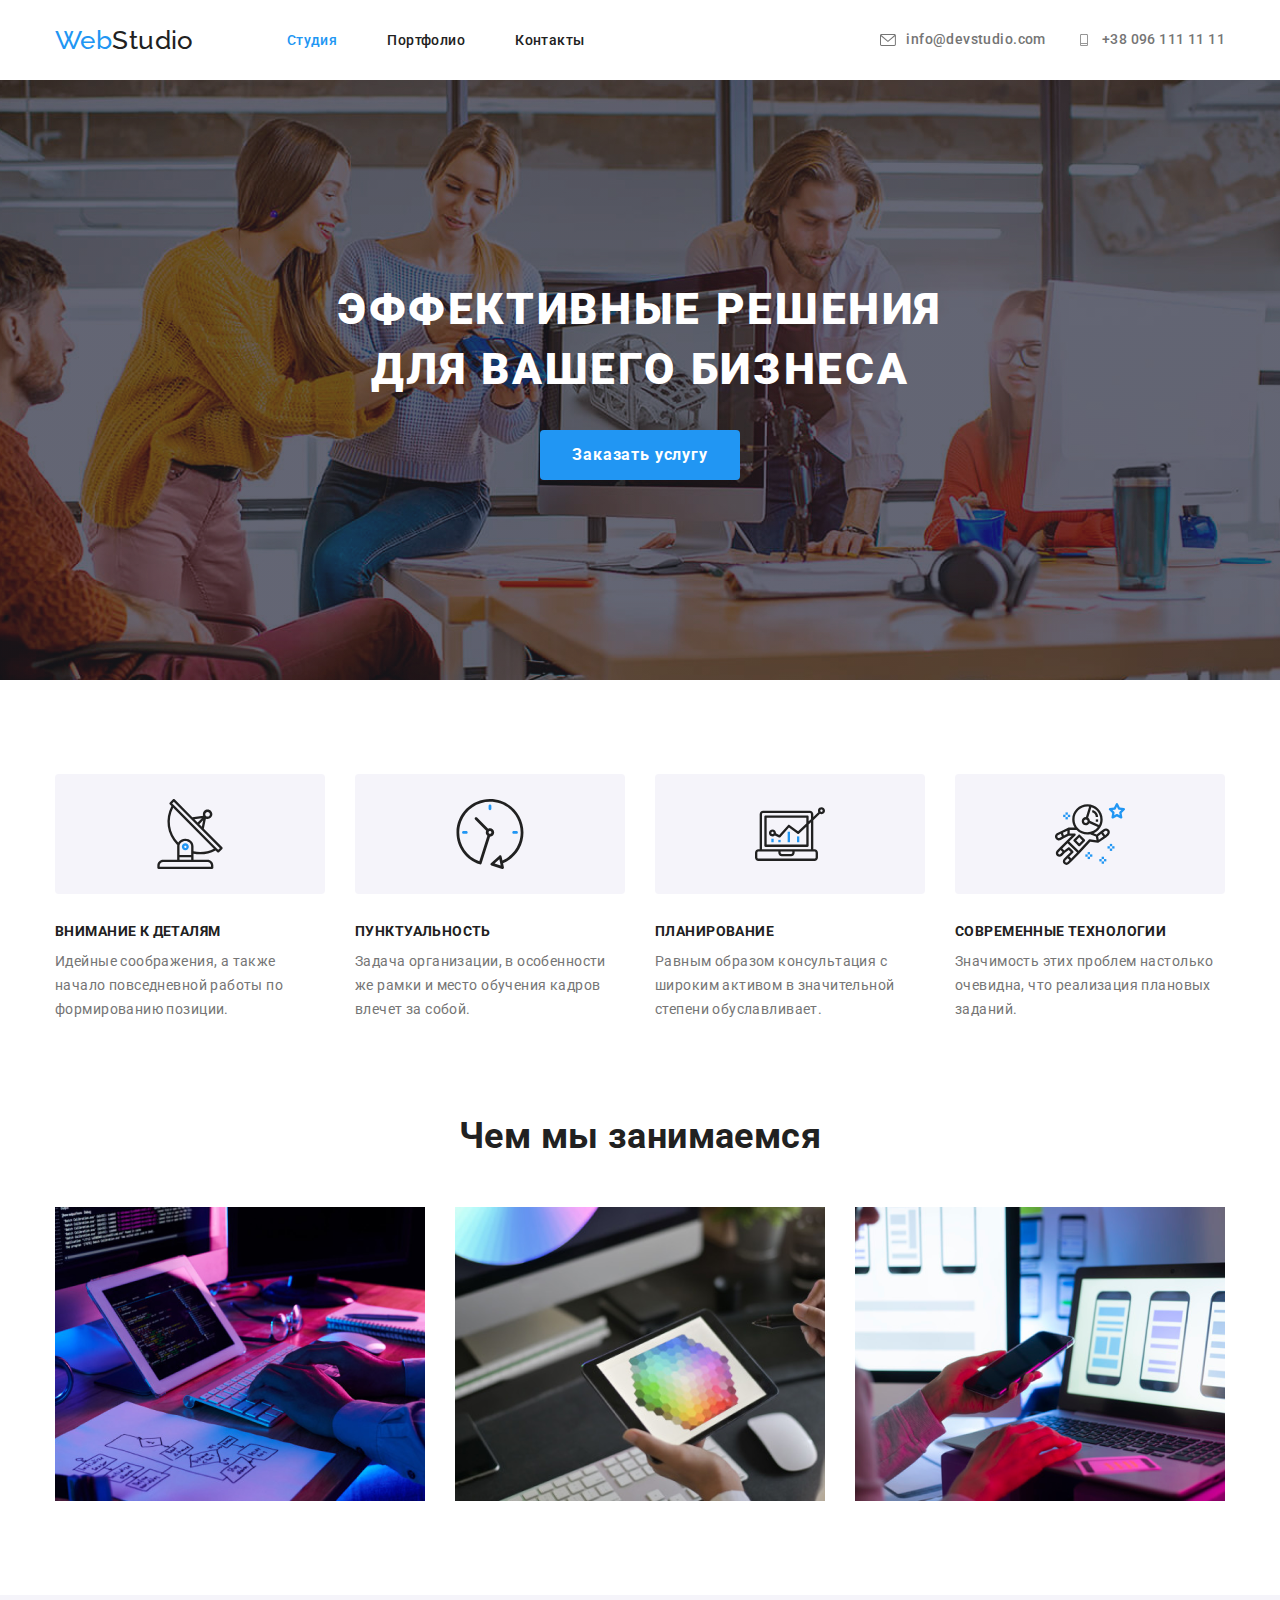
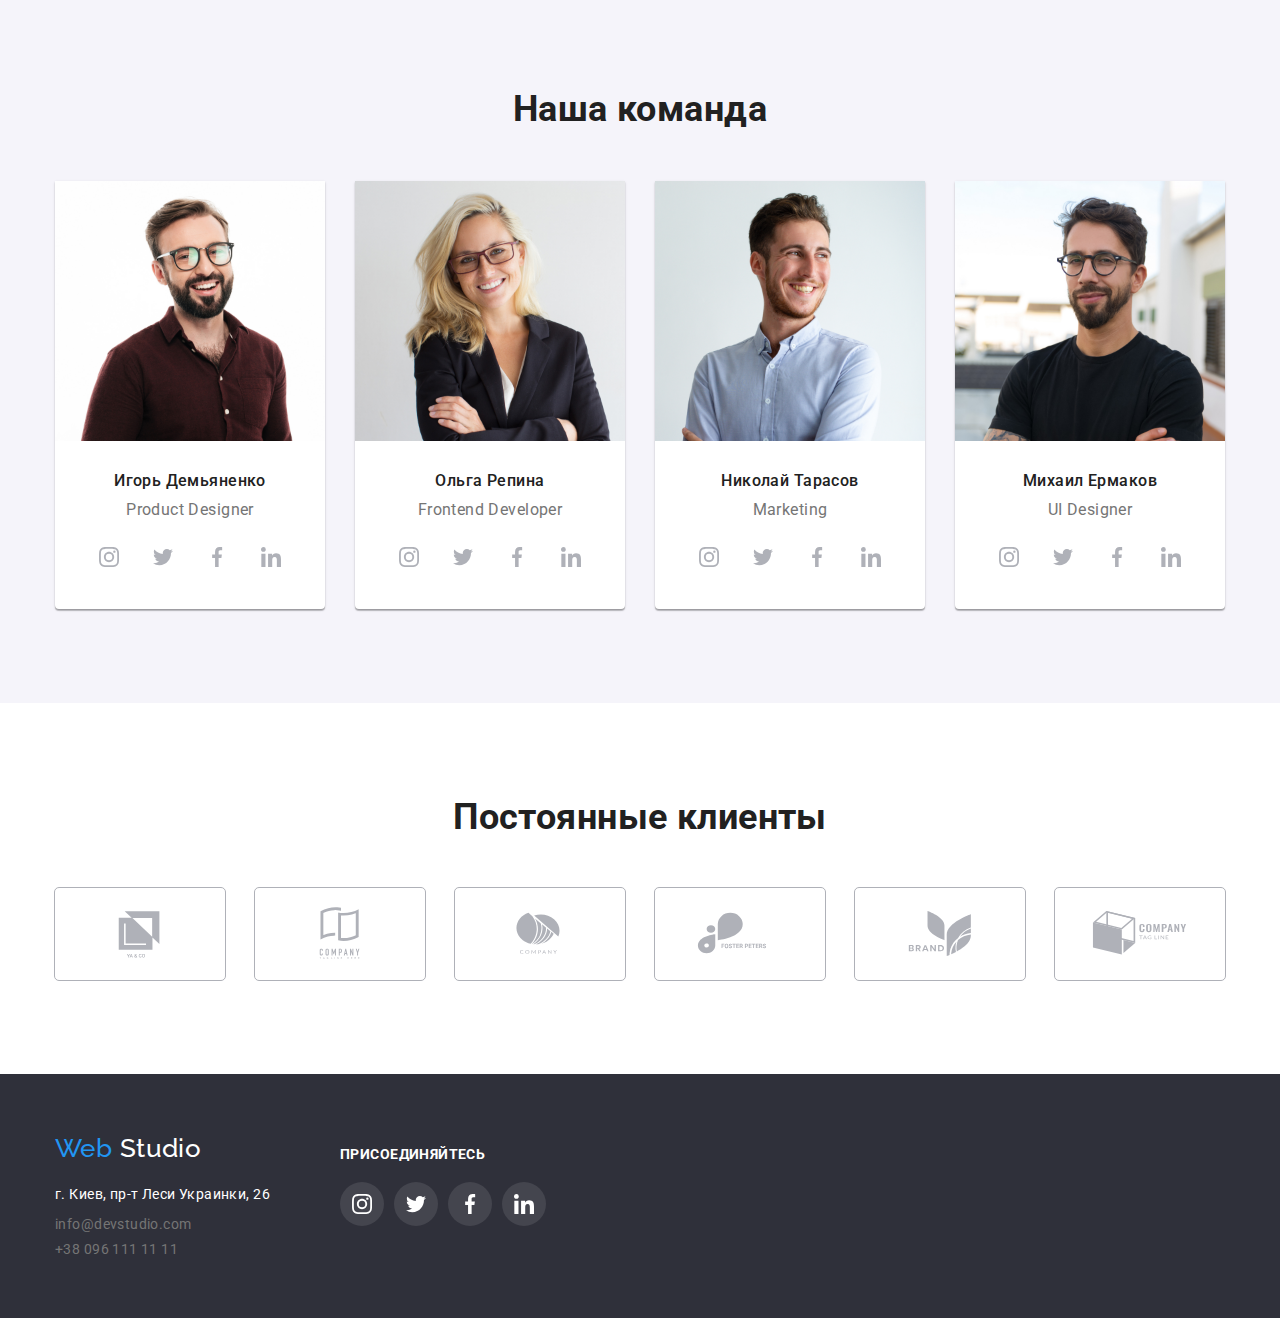
<file: index.html>
<!DOCTYPE html>
<html lang="ru">
  <head>
    <meta charset="UTF-8" />
    <meta http-equiv="X-UA-Compatible" content="IE=edge" />
    <meta name="viewport" content="width=device-width, initial-scale=1.0" />
    <title>Студія</title>
    <link rel="preconnect" href="https://fonts.googleapis.com" />
    <link rel="preconnect" href="https://fonts.gstatic.com" crossorigin />
    <link
      href="https://fonts.googleapis.com/css2?family=Raleway:wght@700&family=Roboto:wght@400;500;700;900&display=swap"
      rel="stylesheet"
    />
    <link
      rel="stylesheet"
      href="https://cdnjs.cloudflare.com/ajax/libs/modern-normalize/1.1.0/modern-normalize.min.css"
    />
    <link rel="stylesheet" href="./css/stales.css" />
  </head>

  <body>
    <!--HEADER-->

    <header class="">
      <div class="container header-contact">
        <nav class="header-contact">
          <a class="text-note fonts" href="./index.html">
            <span class="color-logo">Web</span>Studio</a
          >
          <ul class="header-list">
            <li class="item">
              <a class="text-note current" href="./index.html">Студия</a>
            </li>
            <li class="item">
              <a class="text-note portfolio" href="./portfolio.html"
                >Портфолио</a
              >
            </li>
            <li class="item">
              <a class="text-note text-contact" href="#">Контакты</a>
            </li>
          </ul>
        </nav>
        <ul class="content-list list">
          <li class="item-contact-header">
            <a
              class="text-note contact-header email"
              href="mailto:info@devstudio.com"
            >
              <svg class="icon-email" width="16" height="12">
                <use
                  class="icon-use"
                  href="./img/symbol-defs.svg#email"
                ></use></svg
              >info@devstudio.com</a
            >
          </li>
          <li class="item-contact-header">
            <a class="text-note contact-header tel" href="tel:+380961111111"
              ><svg class="icon-email" width="16" height="12">
                <use
                  class="icon-use"
                  href="./img/symbol-defs.svg#tel"
                ></use></svg
              >+38 096 111 11 11</a
            >
          </li>
        </ul>
      </div>
    </header>

    <!--Main content-->

    <main>
      <section class="hero">
        <div class="container">
          <h1 class="hero-h">Эффективные решения для вашего бизнеса</h1>
          <button class="button" type="button">
            <span class="button-text">Заказать услугу</span>
          </button>
        </div>
      </section>

      <section class="features section">
        <div class="container">
          <h2 class="section-two">Особенности</h2>
          <ul class="list">
            <li class="item-main-features antenna">
              <h3 class="headline">Внимание к деталям</h3>
              <p class="features-text">
                Идейные соображения, а также начало повседневной работы по
                формированию позиции.
              </p>
            </li>
            <li class="item-main-features clock">
              <h3 class="headline">Пунктуальность</h3>
              <p class="features-text">
                Задача организации, в особенности же рамки и место обучения
                кадров влечет за собой.
              </p>
            </li>
            <li class="item-main-features diagram">
              <h3 class="headline">Планирование</h3>
              <p class="features-text">
                Равным образом консультация с широким активом в значительной
                степени обуславливает.
              </p>
            </li>
            <li class="item-main-features astronaut">
              <h3 class="headline">Современные технологии</h3>
              <p class="features-text">
                Значимость этих проблем настолько очевидна, что реализация
                плановых заданий.
              </p>
            </li>
          </ul>
        </div>
      </section>

      <section class="section section-work">
        <div class="container">
          <h2 class="caption">Чем мы занимаемся</h2>
          <ul class="list">
            <li class="item-main">
              <img src="img/box1.jpg" alt="Написання сайту" width="370" />
            </li>
            <li class="item-main">
              <img
                src="img/img(1).jpg"
                alt="Адаптація його до різний пристроїв"
                width="370"
              />
            </li>
            <li class="item-main">
              <img src="img/img.jpg" alt="Створення дизайну" width="370" />
            </li>
          </ul>
        </div>
      </section>

      <section class="comand section">
        <div class="container">
          <h2 class="caption">Наша команда</h2>
          <ul class="list">
            <li class="comand item-main">
              <img
                class="worker"
                src="img/Comand/img.jpg"
                alt="Ігорь Демьяненко"
                width="270"
              />

              <h3 class="subject">Игорь Демьяненко</h3>
              <p class="subtitle">Product Designer</p>
              <ul class="list-comand">
                <li class="item-icon-comand">
                  <a
                    class="icon-comand"
                    href=""
                    target="_blank"
                    rel="noopener noreferrer"
                    aria-label="inctagram"
                  >
                    <svg class="icon-comand-media" width="20" height="20">
                      <use href="./img/symbol-defs.svg#instagram"></use>
                    </svg>
                  </a>
                </li>
                <li class="item-icon-comand">
                  <a
                    class="icon-comand"
                    href=""
                    target="_blank"
                    rel="noopener noreferrer"
                    aria-label="inctagram"
                  >
                    <svg class="icon-comand-media" width="20" height="20">
                      <use href="./img/symbol-defs.svg#twitter"></use>
                    </svg>
                  </a>
                </li>
                <li class="item-icon-comand">
                  <a
                    class="icon-comand"
                    href=""
                    target="_blank"
                    rel="noopener noreferrer"
                    aria-label="inctagram"
                  >
                    <svg width="20" height="20">
                      <use
                        class="icon-comand-media"
                        href="./img/symbol-defs.svg#facebook"
                      ></use>
                    </svg>
                  </a>
                </li>
                <li class="item-icon-comand">
                  <a
                    class="icon-comand"
                    href=""
                    target="_blank"
                    rel="noopener noreferrer"
                    aria-label="inctagram"
                  >
                    <svg width="20" height="20">
                      <use
                        class="icon-comand-media"
                        href="./img/symbol-defs.svg#linkedin"
                      ></use>
                    </svg>
                  </a>
                </li>
              </ul>
            </li>

            <li class="comand item-main">
              <img
                class="worker"
                src="img/Comand/img(1).jpg"
                alt="Ольга Репина"
                width="270"
              />
              <h3 class="subject">Ольга Репина</h3>
              <p class="subtitle">Frontend Developer</p>
              <ul class="list-comand">
                <li class="item-icon-comand">
                  <a
                    class="icon-comand"
                    href=""
                    target="_blank"
                    rel="noopener noreferrer"
                    aria-label="inctagram"
                  >
                    <svg class="icon-comand-media" width="20" height="20">
                      <use href="./img/symbol-defs.svg#instagram"></use>
                    </svg>
                  </a>
                </li>
                <li class="item-icon-comand">
                  <a
                    class="icon-comand"
                    href=""
                    target="_blank"
                    rel="noopener noreferrer"
                    aria-label="inctagram"
                  >
                    <svg class="icon-comand-media" width="20" height="20">
                      <use href="./img/symbol-defs.svg#twitter"></use>
                    </svg>
                  </a>
                </li>
                <li class="item-icon-comand">
                  <a
                    class="icon-comand"
                    href=""
                    target="_blank"
                    rel="noopener noreferrer"
                    aria-label="inctagram"
                  >
                    <svg width="20" height="20">
                      <use
                        class="icon-comand-media"
                        href="./img/symbol-defs.svg#facebook"
                      ></use>
                    </svg>
                  </a>
                </li>
                <li class="item-icon-comand">
                  <a
                    class="icon-comand"
                    href=""
                    target="_blank"
                    rel="noopener noreferrer"
                    aria-label="inctagram"
                  >
                    <svg width="20" height="20">
                      <use
                        class="icon-comand-media"
                        href="./img/symbol-defs.svg#linkedin"
                      ></use>
                    </svg>
                  </a>
                </li>
              </ul>
            </li>
            <li class="comand item-main">
              <img
                class="worker"
                src="img/Comand/img(2).jpg"
                alt="Николай Тарасов"
                width="270"
              />
              <h3 class="subject">Николай Тарасов</h3>
              <p class="subtitle">Marketing</p>
              <ul class="list-comand">
                <li class="item-icon-comand">
                  <a
                    class="icon-comand"
                    href=""
                    target="_blank"
                    rel="noopener noreferrer"
                    aria-label="inctagram"
                  >
                    <svg class="icon-comand-media" width="20" height="20">
                      <use href="./img/symbol-defs.svg#instagram"></use>
                    </svg>
                  </a>
                </li>
                <li class="item-icon-comand">
                  <a
                    class="icon-comand"
                    href=""
                    target="_blank"
                    rel="noopener noreferrer"
                    aria-label="inctagram"
                  >
                    <svg class="icon-comand-media" width="20" height="20">
                      <use href="./img/symbol-defs.svg#twitter"></use>
                    </svg>
                  </a>
                </li>
                <li class="item-icon-comand">
                  <a
                    class="icon-comand"
                    href=""
                    target="_blank"
                    rel="noopener noreferrer"
                    aria-label="inctagram"
                  >
                    <svg width="20" height="20">
                      <use
                        class="icon-comand-media"
                        href="./img/symbol-defs.svg#facebook"
                      ></use>
                    </svg>
                  </a>
                </li>
                <li class="item-icon-comand">
                  <a
                    class="icon-comand"
                    href=""
                    target="_blank"
                    rel="noopener noreferrer"
                    aria-label="inctagram"
                  >
                    <svg width="20" height="20">
                      <use
                        class="icon-comand-media"
                        href="./img/symbol-defs.svg#linkedin"
                      ></use>
                    </svg>
                  </a>
                </li>
              </ul>
            </li>
            <li class="comand item-main">
              <img
                class="worker"
                src="img/Comand/img(3).jpg"
                alt="Михаил Ермаков"
                width="270"
              />
              <h3 class="subject">Михаил Ермаков</h3>
              <p class="subtitle">UI Designer</p>
              <ul class="list-comand">
                <li class="item-icon-comand">
                  <a
                    class="icon-comand"
                    href=""
                    target="_blank"
                    rel="noopener noreferrer"
                    aria-label="inctagram"
                  >
                    <svg class="icon-comand-media" width="20" height="20">
                      <use href="./img/symbol-defs.svg#instagram"></use>
                    </svg>
                  </a>
                </li>
                <li class="item-icon-comand">
                  <a
                    class="icon-comand"
                    href=""
                    target="_blank"
                    rel="noopener noreferrer"
                    aria-label="inctagram"
                  >
                    <svg class="icon-comand-media" width="20" height="20">
                      <use href="./img/symbol-defs.svg#twitter"></use>
                    </svg>
                  </a>
                </li>
                <li class="item-icon-comand">
                  <a
                    class="icon-comand"
                    href=""
                    target="_blank"
                    rel="noopener noreferrer"
                    aria-label="inctagram"
                  >
                    <svg width="20" height="20">
                      <use
                        class="icon-comand-media"
                        href="./img/symbol-defs.svg#facebook"
                      ></use>
                    </svg>
                  </a>
                </li>
                <li class="item-icon-comand">
                  <a
                    class="icon-comand"
                    href=""
                    target="_blank"
                    rel="noopener noreferrer"
                    aria-label="inctagram"
                  >
                    <svg width="20" height="20">
                      <use
                        class="icon-comand-media"
                        href="./img/symbol-defs.svg#linkedin"
                      ></use>
                    </svg>
                  </a>
                </li>
              </ul>
            </li>
          </ul>
        </div>
      </section>

      <!-- Section-Regular-Customers -->

      <section class="section-margin">
        <div class="container">
          <h2 class="caption">Постоянные клиенты</h2>
          <ul class="regular-customers">
            <li class="item-regular-customers">
              <a
                class="media-regular-customers"
                href=""
                target="_blank"
                rel="noopener noreferrer"
              >
                <svg class="icon-customers-media" width="106" height="60">
                  <use
                    href="./img/regular-customers/symbol-defs.svg#yaco"
                  ></use>
                </svg>
              </a>
            </li>
            <li class="item-regular-customers">
              <a
                class="media-regular-customers"
                href=""
                target="_blank"
                rel="noopener noreferrer"
              >
                <svg class="icon-customers-media" width="106" height="60">
                  <use
                    href="./img/regular-customers/symbol-defs.svg#company"
                  ></use>
                </svg>
              </a>
            </li>
            <li class="item-regular-customers">
              <a
                class="media-regular-customers"
                href=""
                target="_blank"
                rel="noopener noreferrer"
              >
                <svg class="icon-customers-media" width="106" height="60">
                  <use
                    href="./img/regular-customers/symbol-defs.svg#company2"
                  ></use>
                </svg>
              </a>
            </li>
            <li class="item-regular-customers">
              <a
                class="media-regular-customers"
                href=""
                target="_blank"
                rel="noopener noreferrer"
              >
                <svg class="icon-customers-media" width="106" height="60">
                  <use
                    href="./img/regular-customers/symbol-defs.svg#forster-peters"
                  ></use>
                </svg>
              </a>
            </li>
            <li class="item-regular-customers">
              <a
                class="media-regular-customers"
                href=""
                target="_blank"
                rel="noopener noreferrer"
              >
                <svg class="icon-customers-media" width="106" height="60">
                  <use
                    href="./img/regular-customers/symbol-defs.svg#brand"
                  ></use>
                </svg>
              </a>
            </li>
            <li class="item-regular-customers">
              <a
                class="media-regular-customers"
                href=""
                target="_blank"
                rel="noopener noreferrer"
              >
                <svg class="icon-customers-media" width="106" height="60">
                  <use
                    href="./img/regular-customers/symbol-defs.svg#tag-line"
                  ></use>
                </svg>
              </a>
            </li>
          </ul>
        </div>
      </section>
    </main>

    <!-- FOOTER -->

    <footer class="footer">
      <div class="container">
        <div class="footer-container">
          <div>
            <a class="text-note fonts" href="/">
              <span class="color-logo">Web</span>
              <span class="slogan">Studio</span></a
            >
            <address>
              <ul class="footer-list">
                <li>
                  <p class="tagline">г. Киев, пр-т Леси Украинки, 26</p>
                </li>
                <li class="item-mail">
                  <a class="text-note contact" href="mailto:info@devstudio.com"
                    >info@devstudio.com</a
                  >
                </li>
                <li class="item-tel">
                  <a class="text-note contact" href="tel:+380961111111"
                    >+38 096 111 11 11</a
                  >
                </li>
              </ul>
            </address>
          </div>

          <div class="footer-join-in">
            <h2 class="join-in">Присоединяйтесь</h2>
            <ul class="join-in-list">
              <li class="join-in-item">
                <a class="link-join-in" href="">
                  <svg class="madia-join-in" width="20" height="20">
                    <use href="./img/symbol-defs.svg#instagram"></use>
                  </svg>
                </a>
              </li>
              <li class="join-in-item">
                <a class="link-join-in" href="">
                  <svg class="madia-join-in" width="20" height="20">
                    <use href="./img/symbol-defs.svg#twitter"></use>
                  </svg>
                </a>
              </li>
              <li class="join-in-item">
                <a class="link-join-in" href="">
                  <svg class="madia-join-in" width="20" height="20">
                    <use href="./img/symbol-defs.svg#facebook"></use>
                  </svg>
                </a>
              </li>
              <li class="join-in-item">
                <a class="link-join-in" href="">
                  <svg class="madia-join-in" width="20" height="20">
                    <use href="./img/symbol-defs.svg#linkedin"></use>
                  </svg>
                </a>
              </li>
            </ul>
          </div>
        </div>
      </div>
    </footer>
  </body>
</html>
</file>
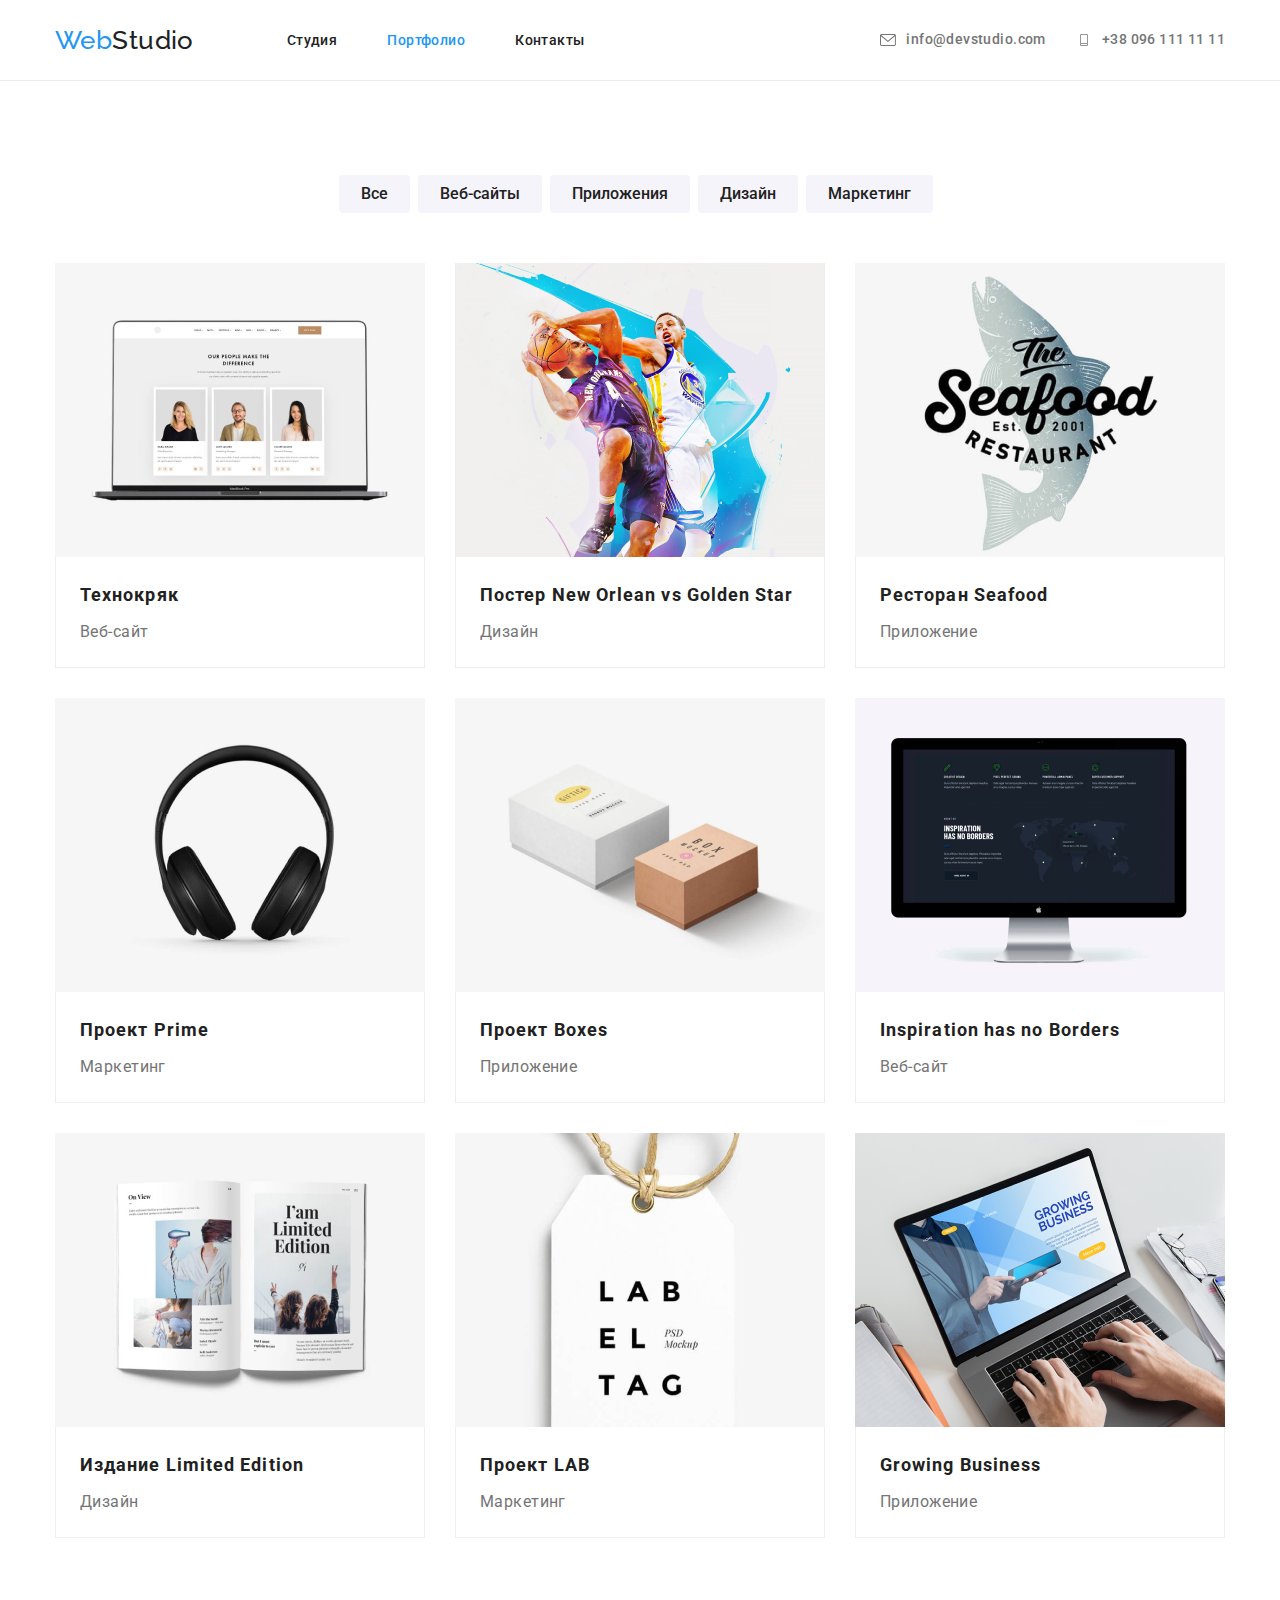
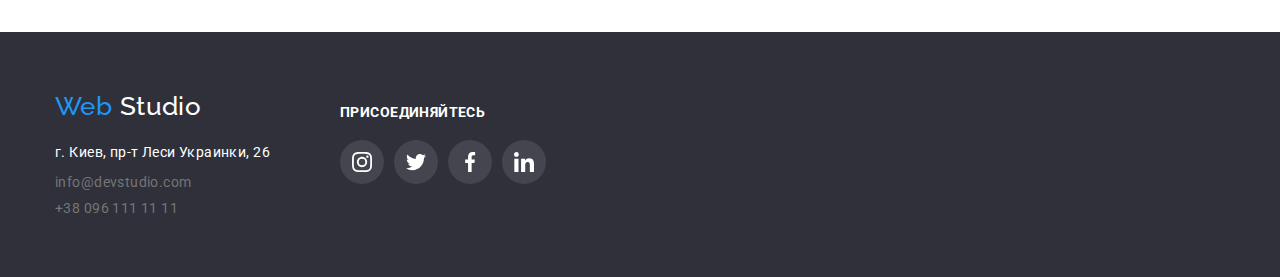
<file: portfolio.html>
<!DOCTYPE html>
<html lang="ru">
  <head>
    <meta charset="UTF-8" />
    <meta http-equiv="X-UA-Compatible" content="IE=edge" />
    <meta name="viewport" content="width=device-width, initial-scale=1.0" />
    <title>Портфоліо</title>
    <link rel="preconnect" href="https://fonts.googleapis.com" />
    <link rel="preconnect" href="https://fonts.gstatic.com" crossorigin />
    <link
      href="https://fonts.googleapis.com/css2?family=Raleway:wght@700&family=Roboto:wght@400;500;700;900&display=swap"
      rel="stylesheet"
    />
    <link
      rel="stylesheet"
      href="https://cdnjs.cloudflare.com/ajax/libs/modern-normalize/1.1.0/modern-normalize.min.css"
    />
    <link rel="stylesheet" href="./css/stales.css" />
  </head>

  <body>
    <header class="header">
      <div class="container header-contact">
        <nav class="header-contact">
          <a class="text-note fonts" href="./index.html">
            <span class="color-logo">Web</span>Studio</a
          >
          <ul class="header-list">
            <li class="item">
              <a class="text-note portfolio" href="./index.html">Студия</a>
            </li>
            <li class="item">
              <a class="text-note current" href="./portfolio.html">Портфолио</a>
            </li>
            <li class="item">
              <a class="text-note text-contact" href="#">Контакты</a>
            </li>
          </ul>
        </nav>
        <ul class="content-list list">
          <li class="item-contact">
            <a
              class="text-note contact-header email"
              href="mailto:info@devstudio.com"
            >
              <svg class="icon-email" width="16" height="12">
                <use
                  class="icon-use"
                  href="./img/symbol-defs.svg#email"
                ></use></svg
              >info@devstudio.com</a
            >
          </li>
          <li class="item-contact-header">
            <a class="text-note contact-header tel" href="tel:+380961111111"
              ><svg class="icon-email" width="16" height="12">
                <use
                  class="icon-use"
                  href="./img/symbol-defs.svg#tel"
                ></use></svg
              >+38 096 111 11 11</a
            >
          </li>
        </ul>
      </div>
    </header>
    <main>
      <section class="section-margin">
        <div class="container-portfolio">
          <h1 class="section-two">Наші роботи</h1>
          <ul class="list-portfolio">
            <li class="item-portfolio">
              <button class="control" type="button">Всe</button>
            </li>
            <li class="item-portfolio">
              <button class="control" type="button">Веб-сайты</button>
            </li>
            <li class="item-portfolio">
              <button class="control" type="button">Приложения</button>
            </li>
            <li class="item-portfolio">
              <button class="control" type="button">Дизайн</button>
            </li>
            <li class="item-portfolio">
              <button class="control" type="button">Маркетинг</button>
            </li>
          </ul>

          <ul class="flex-list">
            <li class="flex-element">
              <a class="items" href=""
                ><img src="./img/portfolio/img.png" alt="Технокряк" />
                <div class="cart-portfolio">
                  <h2 class="desc">Технокряк</h2>
                  <p class="excerpt">Веб-сайт</p>
                </div>
              </a>
            </li>
            <li class="flex-element">
              <a class="items" href=""
                ><img src="./img/portfolio/img(1).png" alt="Poster" />
                <div class="cart-portfolio">
                  <h2 class="desc">Постер New Orlean vs Golden Star</h2>
                  <p class="excerpt">Дизайн</p>
                </div>
              </a>
            </li>
            <li class="flex-element">
              <a class="items" href=""
                ><img src="./img/portfolio/img(2).png" alt="Seafood" />
                <div class="cart-portfolio">
                  <h2 class="desc">Ресторан Seafood</h2>
                  <p class="excerpt">Приложение</p>
                </div>
              </a>
            </li>
            <li class="flex-element">
              <a class="items" href=""
                ><img src="./img/portfolio/img(3).png" alt="Prime" />
                <div class="cart-portfolio">
                  <h2 class="desc">Проект Prime</h2>
                  <p class="excerpt">Маркетинг</p>
                </div>
              </a>
            </li>
            <li class="flex-element">
              <a class="items" href=""
                ><img src="./img/portfolio/img(4).png" alt="Boxes" />
                <div class="cart-portfolio">
                  <h2 class="desc">Проект Boxes</h2>
                  <p class="excerpt">Приложение</p>
                </div>
              </a>
            </li>
            <li class="flex-element">
              <a class="items" href=""
                ><img src="./img/portfolio/img(5).png" alt="Borders" />
                <div class="cart-portfolio">
                  <h2 class="desc">Inspiration has no Borders</h2>
                  <p class="excerpt">Веб-сайт</p>
                </div>
              </a>
            </li>
            <li class="flex-element">
              <a class="items" href=""
                ><img src="./img/portfolio/img(6).png" alt="Limited Edition" />
                <div class="cart-portfolio">
                  <h2 class="desc">Издание Limited Edition</h2>
                  <p class="excerpt">Дизайн</p>
                </div>
              </a>
            </li>
            <li class="flex-element">
              <a class="items" href=""
                ><img src="./img/portfolio/img(7).png" alt="LAB" />
                <div class="cart-portfolio">
                  <h2 class="desc">Проект LAB</h2>
                  <p class="excerpt">Маркетинг</p>
                </div>
              </a>
            </li>
            <li class="flex-element">
              <a class="items" href=""
                ><img src="./img/portfolio/img(8).png" alt="Business" />
                <div class="cart-portfolio">
                  <h2 class="desc">Growing Business</h2>
                  <p class="excerpt">Приложение</p>
                </div>
              </a>
            </li>
          </ul>
        </div>
      </section>
    </main>
    <footer class="footer">
      <div class="container">
        <div class="main-footer">
          <div class="footer-contacts">
            <a class="text-note fonts" href="/">
              <span class="color-logo">Web</span>
              <span class="slogan">Studio</span></a
            >
            <address>
              <ul class="footer-list">
                <li>
                  <p class="tagline">г. Киев, пр-т Леси Украинки, 26</p>
                </li>
                <li class="item-mail">
                  <a class="text-note contact" href="mailto:info@devstudio.com"
                    >info@devstudio.com</a
                  >
                </li>
                <li class="item-tel">
                  <a class="text-note contact" href="tel:+380961111111"
                    >+38 096 111 11 11</a
                  >
                </li>
              </ul>
            </address>
          </div>
          <div class="footer-join-in">
            <h2 class="join-in">Присоединяйтесь</h2>
            <ul class="join-in-list">
              <li class="join-in-item">
                <a class="link-join-in" href="">
                  <svg class="madia-join-in" width="20" height="20">
                    <use href="./img/symbol-defs.svg#instagram"></use>
                  </svg>
                </a>
              </li>
              <li class="join-in-item">
                <a class="link-join-in" href="">
                  <svg class="madia-join-in" width="20" height="20">
                    <use href="./img/symbol-defs.svg#twitter"></use>
                  </svg>
                </a>
              </li>
              <li class="join-in-item">
                <a class="link-join-in" href="">
                  <svg class="madia-join-in" width="20" height="20">
                    <use href="./img/symbol-defs.svg#facebook"></use>
                  </svg>
                </a>
              </li>
              <li class="join-in-item">
                <a class="link-join-in" href="">
                  <svg class="madia-join-in" width="20" height="20">
                    <use href="./img/symbol-defs.svg#linkedin"></use>
                  </svg>
                </a>
              </li>
            </ul>
          </div>
        </div>
      </div>
    </footer>
  </body>
</html>
</file>
<file: css/stales.css>
:root {
  --primary-text-color: #212121;
  --secondary-text-color: #757575;
  --acsent-text-color: #2196f3;
  --color-white: #ffffff;
  --color-hero-footer: #2f303a;
  --color-button-hero: #188ce8;
  --color-icon: #afb1b8;
}

body {
  background-color: var(--color-white);
  color: var(--primary-text-color);
  font-family: roboto, sans-serif;
  letter-spacing: 0.03em;
  font-size: 14px;
}

ul {
  margin: 0;
  padding: 0;
}

h1,
h2,
h3,
p {
  margin: 0;
  padding: 0;
}

img {
  display: block;
  max-width: 100%;
  height: auto;
}

.list {
  padding: 0;
  list-style: none;
  display: flex;
  align-items: center;

  margin: 0;
}

.header-list {
  margin: 0;
  padding: 0;
  list-style: none;
  display: flex;
  align-items: center;
  margin-left: 93px;
}
.email {
  display: flex;
}
.icon-email {
  margin-right: 10px;
  fill: currentColor;
}

/* .icon-use{
  display: inline-block;
  align-items: center;
  background-size: contain;
  background-repeat: no-repeat;
  background-position: center;
} */

.tel {
  display: flex;
}

/* .contact-header.email::before {
  content: "";
  width: 16px;
  height: 12px;
  display: inline-block;
  align-items: center;
  margin-right: 10px;

  background-image: url(/img/icon/email.svg);
  background-size: contain;
  background-repeat: no-repeat;
  background-position: center;
} */

.contact-header.email:hover,
.contact-header.email:focus {
  color: var(--acsent-text-color);
}

/* .contact-header.tel::before {
  content: "";
  width: 16px;
  height: 12px;
  display: inline-block;
  align-items: center;
  margin-right: 10px;

  background-image: url(/img/icon/tel.svg);
  background-size: contain;
  background-repeat: no-repeat;
  background-position: center;
} */

.footer {
  display: flex;
  align-items: flex-start;
  justify-content: flex-start;
  padding-top: 60px;
}

.footer-list {
  list-style: none;
  margin-top: 20px;
}

.text-note.contact-header {
  font-weight: 500;
  color: var(--secondary-text-color);
  align-items: center;
}

.text-note.contact {
  font-weight: 400;
}

.item-mail {
  margin-top: 9px;
}

.item-tel {
  margin-top: 9px;
}

.section {
  padding-top: 94px;
  padding-bottom: 94px;
}

.section-work {
  padding-top: 0;
}

.item {
  margin-right: 50px;
}

.item:last-child {
  margin-right: 0;
}

.list.comand {
  width: 270px;
  height: 368px;
  left: 515px;
  top: 1635px;

  background: var(--color-white);
}

.item-contact:not(:last-child) {
  margin-right: 30px;
}

.text-note {
  text-decoration: none;
  color: var(--primary-text-color);
  font-style: normal;
  font-weight: 500;
  line-height: 1.14;
}

.text-note:hover,
.text-note:focus {
  color: var(--acsent-text-color);
}

.text-note.fonts {
  font-family: Raleway;

  font-size: 26px;
  line-height: 1.1;
  padding-top: 24px;
  padding-bottom: 24px;
}

.text-note.current,
.text-note.portfolio,
.text-note.text-contact,
.text-note.contact-header {
  padding-top: 30px;
  padding-bottom: 30px;
}

 .item-contact-header:not(:last-child) {
  margin-right: 30px;
} 

.text-note.fonts:hover {
  color: var(--primary-text-color);
}

.current {
  color: var(--acsent-text-color);
}

.contact {
  color: var(--secondary-text-color);
  font-weight: normal;
  font-weight: 500;
}

/* LOGO */
.color-logo {
  color: var(--acsent-text-color);
}

.content-list {
  margin-left: auto;
}

/* section-hero */

.hero {
  background-color: var(--color-hero-footer);

  background-image: linear-gradient(
      rgba(47, 48, 58, 0.4),
      rgba(47, 48, 58, 0.4)
    ),
    url(../img/hero/hero.jpg);
  background-color: rgba(47, 48, 58, 0.4);
  background-position: center;
  background-repeat: no-repeat;
  text-transform: uppercase;
  max-width: 1600px;
  margin: auto;
  text-align: center;
  padding: 200px 0px 200px 0px;
}

.hero-h {
  color: var(--color-white);
  font-weight: 900;
  font-size: 44px;
  line-height: 1.36;
  text-align: center;
  letter-spacing: 0.06em;
  text-transform: uppercase;
  margin: 0;
  width: 696px;
  height: 120px;
  right: 452px;
  bottom: 1949px;

  margin-left: auto;
  margin-right: auto;
}

.button {
  background-color: var(--acsent-text-color);
  font-family: inherit;
  margin-top: 30px;
  width: 200px;
  height: 50px;
  letter-spacing: 0.06em;
  border-radius: 4px;
  border: solid transparent;
}

.button:hover {
  background-color: var(--color-button-hero);
}

.button-text {
  font-family: "Roboto";
  font-weight: 700;
  font-size: 16px;
  line-height: 1.88;
  color: var(--color-white);
}

.section-two {
  position: absolute;
  width: 1px;
  height: 1px;
  margin: -1px;
  padding: 0;
  overflow: hidden;
  border: 0;
  clip: rect(0 0 0 0);
}

.item-main-features::before {
  content: "";

  display: block;
  width: 270px;
  height: 120px;
  background-color: #f5f4fa;

  border-radius: 4px;
}

.antenna::before {
  background-image: url(../img/icon/antenna.svg);
  background-repeat: no-repeat;
  background-position: center;
  margin-bottom: 30px;
}

.clock::before {
  background-image: url(../img/icon/clock.svg);
  background-repeat: no-repeat;
  background-position: center;
  margin-bottom: 30px;
}

.diagram::before {
  background-image: url(../img/icon/diagram.svg);
  background-repeat: no-repeat;
  background-position: center;
  margin-bottom: 30px;
}

.astronaut::before {
  background-image: url(../img/icon/astronaut.svg);
  background-repeat: no-repeat;
  background-position: center;
  margin-bottom: 30px;
}

.caption {
  margin-bottom: 50px;

  text-align: center;
  font-weight: 700;
  font-size: 36px;
  line-height: 1.15;
}

/* Section Features */
.features .features-text {
  color: var(--secondary-text-color);
  font-style: normal;
  font-weight: 400;
  font-size: 14px;
  line-height: 1.71;
  margin-bottom: 0;
}

.headline {
  font-size: 14px;
  line-height: 1.14;
  text-transform: uppercase;
  margin-bottom: 10px;
}

/* Section Comand */
.comand {
  background-color: #f5f4fa;
}

.comand .item-main {
  background-color: var(--color-white);
  box-shadow: 0px 1px 3px rgba(0, 0, 0, 0.12), 0px 1px 1px rgba(0, 0, 0, 0.14),
    0px 2px 1px rgba(0, 0, 0, 0.2);
  border-radius: 0px 0px 4px 4px;
}

.worker {
  margin-bottom: 30px;
}

.subject {
  font-weight: 500;
  font-size: 16px;
  line-height: 1.19;
  text-align: center;
  margin-bottom: 10px;
}

.subtitle {
  font-weight: 400;
  font-size: 16px;
  line-height: 1.19;
  color: var(--secondary-text-color);
  margin-bottom: 0;
  text-align: center;
  margin-bottom: 16px;
}

/* ICON COMAND */
.list-comand {
  display: flex;
  margin-bottom: 30px;
  list-style: none;
  justify-content: center;
}
.item-icon-comand {
  margin-right: 10px;
}
.item-icon-comand:nth-child(4) {
  margin-right: 0;
}

.icon-comand {
  display: flex;
  align-items: center;
  justify-content: center;
  width: 44px;
  height: 44px;

  border-radius: 50%;
}

.icon-comand-media {
  fill: var(--color-icon);
}
.icon-comand:focus,
.icon-comand:hover {
  background-color: var(--acsent-text-color);
}

.icon-comand:focus .icon-comand-media,
.icon-comand:hover .icon-comand-media {
  fill: var(--color-white);
}

/* Section-Regular-Customers */

.regular-customers {
  display: flex;
  list-style: none;
  align-items: center;
  justify-content: center;
}

.item-regular-customers:not(:last-child) {
  margin-right: 30px;
}

.media-regular-customers {
  display: flex;
  align-items: center;
  justify-content: center;
  width: 170px;
  height: 92px;
  outline: solid 1px var(--color-icon);
  border-radius: 4px;
}

.media-regular-customers:hover,
.media-regular-customers:focus {
  outline: solid 1px var(--acsent-text-color);
}

.media-regular-customers:hover .icon-customers-media,
.media-regular-customers:focus .icon-customers-media {
  fill: var(--acsent-text-color);
}

.icon-customers-media {
  fill: var(--color-icon);
}
/* .icon-customers-media:hover,
.icon-customers-media:focus {
  fill: var(--acsent-text-color);
} */

/* FOOTER */

.footer {
  background-color: var(--color-hero-footer);
  padding-top: 60px;
  padding-bottom: 60px;
}

.main-footer {
  display: flex;
  justify-content: start;
}

.footer-join-in {
  margin-left: 70px;
  padding-top: 12px;
}

.join-in {
  margin-bottom: 20px;
  font-style: normal;
  font-weight: 700;
  font-size: 14px;
  line-height: 16px;
  letter-spacing: 0.03em;
  text-transform: uppercase;

  color: #ffffff;
}

.join-in-list {
  display: flex;
  list-style: none;
}

.join-in-item:not(:last-child) {
  margin-right: 10px;
}

.link-join-in {
  display: flex;
  width: 44px;
  height: 44px;
  background-color: rgba(255, 255, 255, 0.1);
  border-radius: 50%;

  align-items: center;
  justify-content: center;
}
.link-join-in:hover,
.link-join-in:focus {
  background-color: var(--acsent-text-color);
}

.madia-join-in {
  fill: var(--color-white);
}

.slogan {
  color: var(--color-white);
}

.tagline {
  font-style: normal;
  font-weight: 400;

  line-height: 1.71;

  color: var(--color-white);
}

.control {
  outline-style: none;
  font-weight: 500;
  font-size: 16px;
  line-height: 1.62;

  color: var(--primary-text-color);
}

.item-portfolio > .control {
  border: none;
  background: #f5f4fa;
  padding: 6px 22px;
}

.control:hover,
.control:focus {
  background-color: var(--acsent-text-color);
  color: var(--color-white);
}

.items {
  text-decoration: none;
}

.desc {
  margin-bottom: 4px;

  font-weight: 700;
  font-size: 18px;
  line-height: 2;
  letter-spacing: 0.06em;

  color: var(--primary-text-color);
}

.excerpt {
  font-weight: 400;
  font-size: 16px;
  line-height: 1.88;

  color: var(--secondary-text-color);
}

.container {
  margin-left: auto;
  margin-right: auto;
  width: 1200px;
  padding: 0 15px 0 15px;
}

.header {
  border-bottom: 1px solid #ececec;
}

.header-contact {
  display: flex;
  align-items: center;
  height: 80px;
  left: 0px;
  top: 0px;
}

.list .item-main + .item-main {
  margin-left: 30px;
}

.item-main-features {
  width: 270px;
  margin-right: 30px;
}

.item-main-features:nth-child(4) {
  margin-right: 0;
}

.section-margin {
  padding-top: 94px;
  padding-bottom: 94px;
}

.container-portfolio {
  margin-left: auto;
  margin-right: auto;
  width: 1200px;
  padding: 0 15px 0 15px;
}

.list-portfolio {
  margin: 0;
  margin-bottom: 50px;
  list-style: none;
  display: flex;
  justify-content: center;
}

.item-portfolio {
  margin-right: 8px;
}

.item-portfolio > .control {
  border-radius: 4px;
}
.control:hover {
  box-shadow: 0px 1px 3px rgb(0 0 0 / 12%), 0px 1px 1px rgb(0 0 0 / 14%),
    0px 2px 1px rgb(0 0 0 / 20%);
}

.footer-container {
  display: flex;
  justify-content: start;
}

.flex-container {
  display: flex;
  flex-wrap: wrap;
}

.flex-list {
  margin: 0;
  padding-left: 0;

  display: flex;
  flex-wrap: wrap;
  list-style: none;
}

.flex-element {
  width: calc((100%-60px) / 3);

  margin-right: 30px;
  width: 370px;
  margin-bottom: 30px;
}

.flex-element:hover {
  box-shadow: 0px 1px 3px rgb(0 0 0 / 12%), 0px 1px 1px rgb(0 0 0 / 14%),
    0px 2px 1px rgb(0 0 0 / 20%);
}

.flex-element:nth-child(3n) {
  margin-right: 0;
}

.flex-element:nth-last-child(-n + 3) {
  margin-bottom: 0;
}

.cart-portfolio {
  padding: 20px 24px;
  border-right: 1px solid #eeeeee;
  border-bottom: 1px solid #eeeeee;
  border-left: 1px solid #eeeeee;
}
</file>
